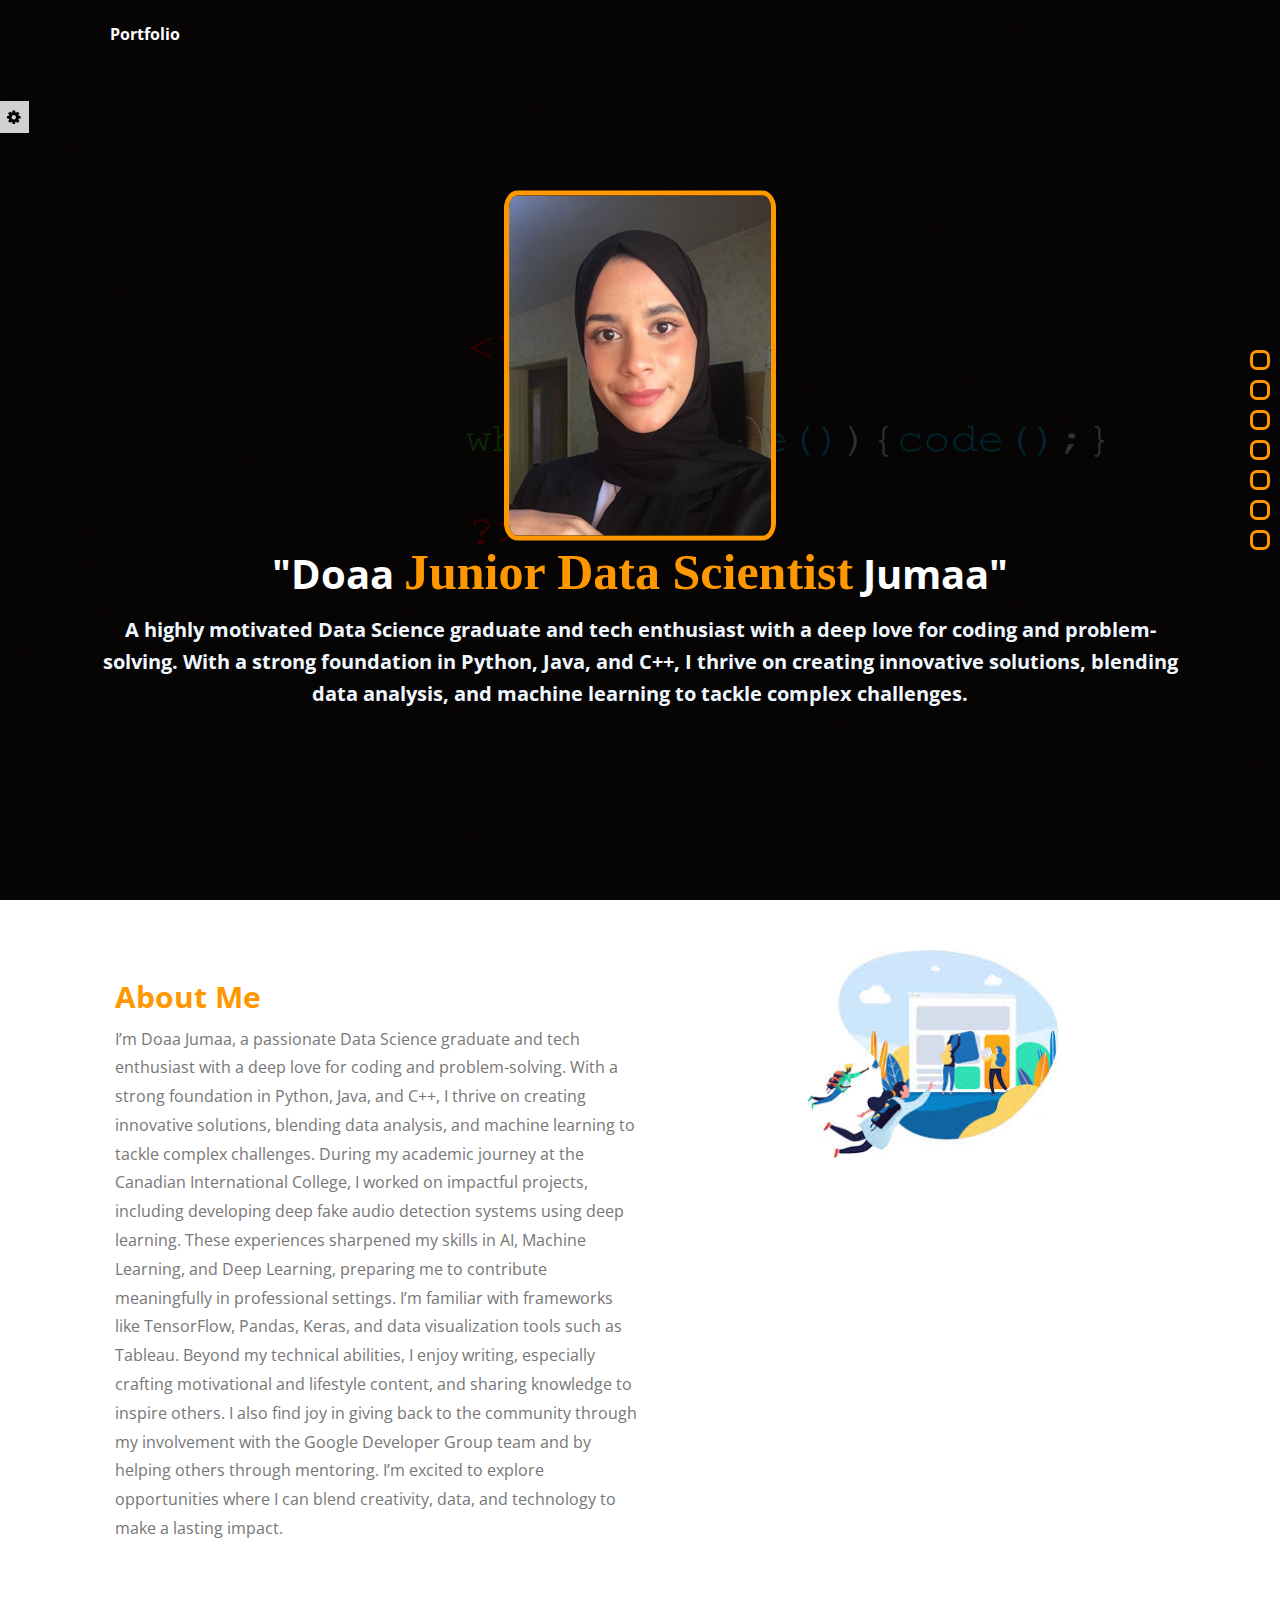
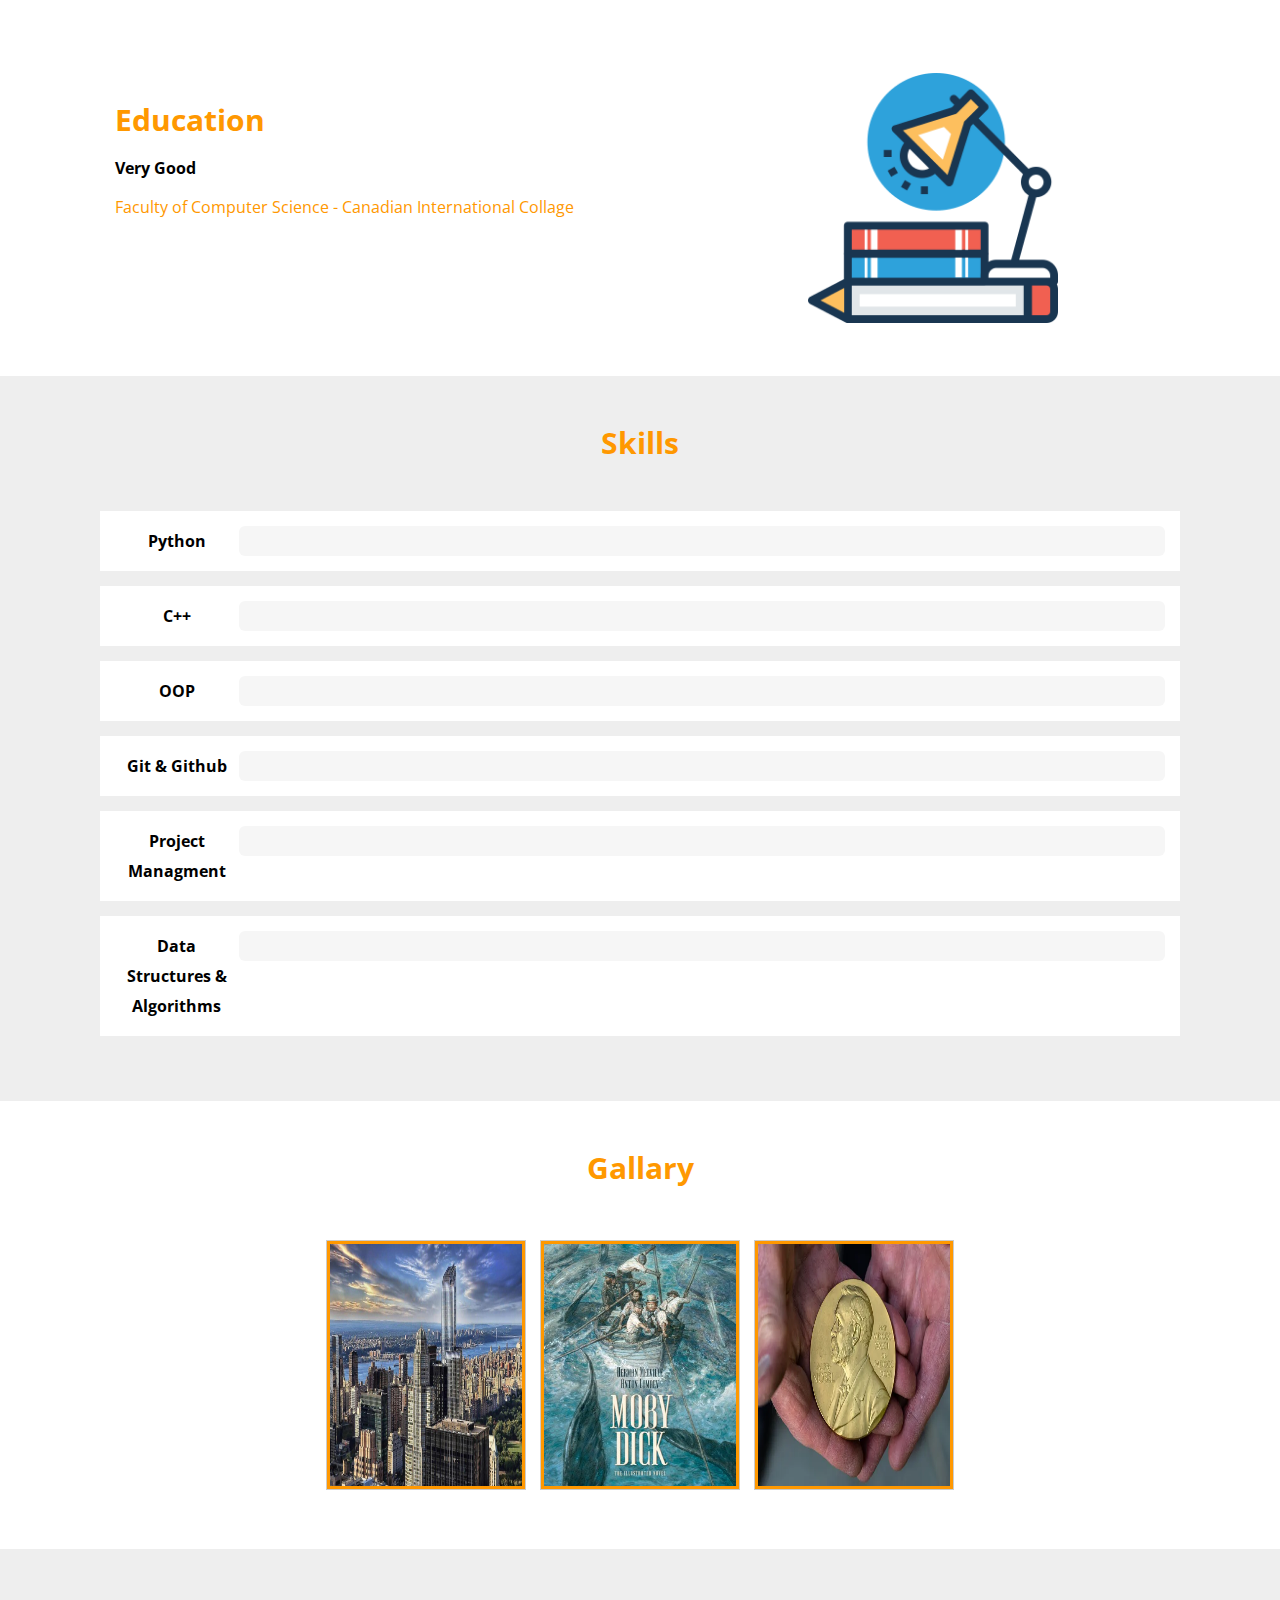
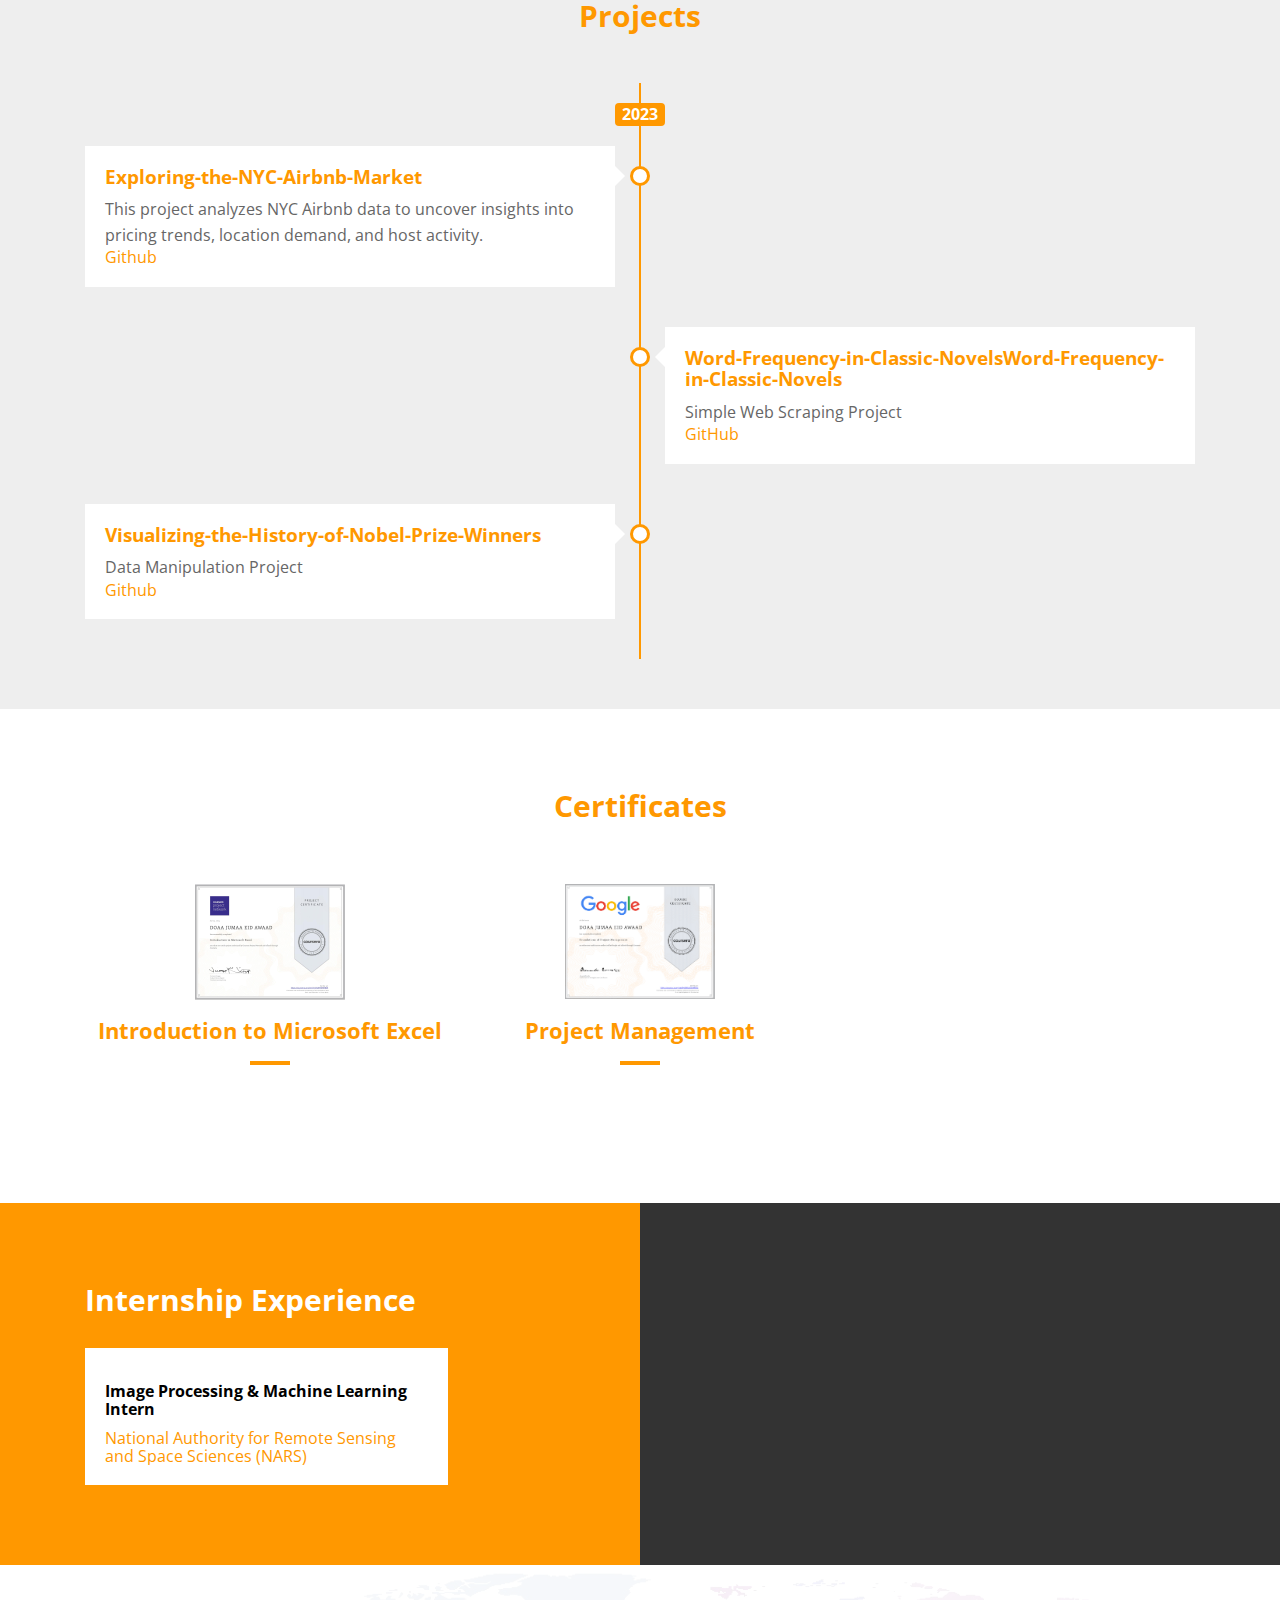
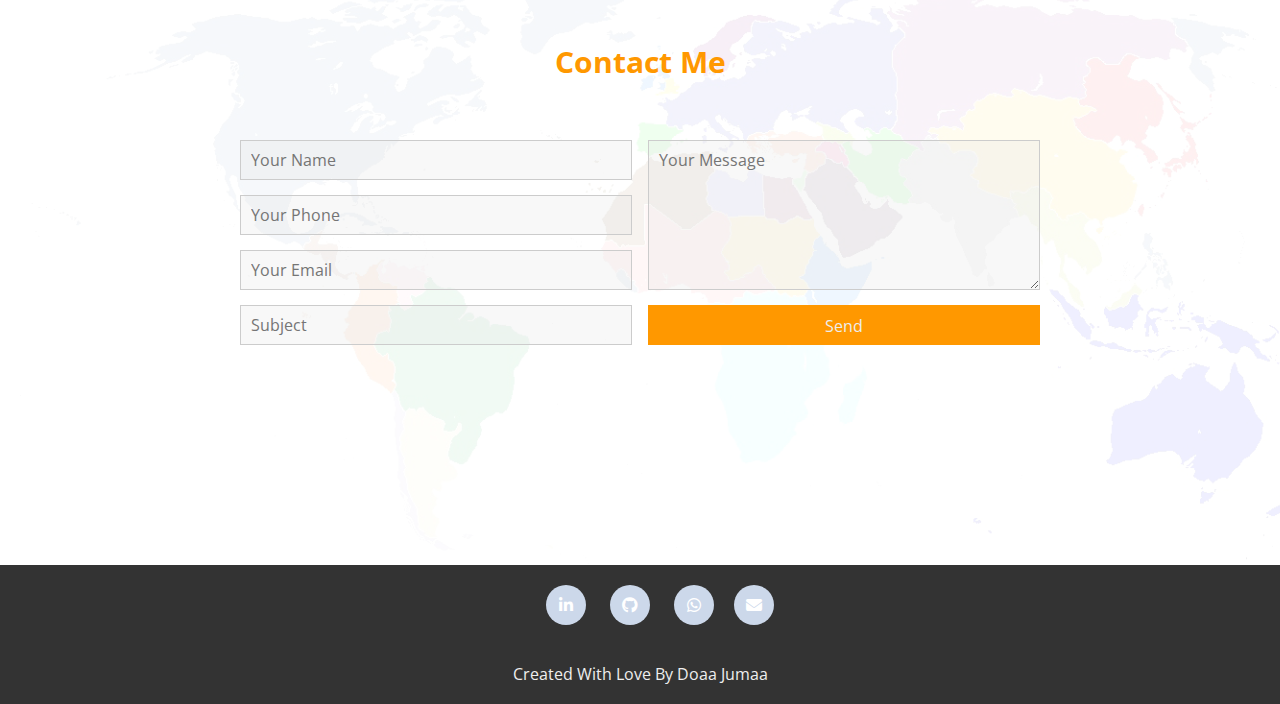
<file: index.html>
<!DOCTYPE html>
<html lang="en">

<head>
    <meta charset="UTF-8">
    <meta name="viewport" content="width=device-width, initial-scale=1.0">
    <title>Portfolio</title>
    <link href="https://cdn.jsdelivr.net/npm/bootstrap@5.2.1/dist/css/bootstrap.min.css" rel="stylesheet"
        integrity="sha384-iYQeCzEYFbKjA/T2uDLTpkwGzCiq6soy8tYaI1GyVh/UjpbCx/TYkiZhlZB6+fzT" crossorigin="anonymous" />
    <link rel="stylesheet" href="https://cdnjs.cloudflare.com/ajax/libs/font-awesome/6.2.0/css/all.min.css" />
    <link rel="icon" href="imgs/icon.png">
    <link rel="stylesheet" href="css/font-awesome.css">
    <link rel="stylesheet" href="css/font-awesome.min.css">
    <link rel="stylesheet" href="css/normalize.css">
    <link rel="stylesheet" href="css/master.css">
    <link rel="stylesheet" href="https://fonts.googleapis.com/css2?family=Open+Sans:ital,wght@0,300;0,400;1,400;1,800&display=swap">
</head>
    <body>
        <!-- star-setting-box -->
        <div class="settings-box">
            <div class="toggle-settings">
                <i class="fa fa-gear"></i>
            </div>
            <div class="settings-container">
                <div class="option-box">
                    <h4>Colors</h4>
                    <ul class="colors-list">
                        <li class="active" data-color="#FF9800"></li>
                        <li data-color="#11915e"></li>
                        <li data-color="#0b2c4a"></li>
                        <li data-color="#3a178a"></li>
                        <li data-color="#aa1887"></li>
                    </ul>
                </div>
                <div class="option-box">
                    <h4>Random Backgrounds</h4>
                    <div class="random-backgrounds">
                        <span class="yes active" data-background="yes">Yes</span>
                        <span class="no" data-background="no">No</span>
                    </div>
                </div>
                <div class="option-box">
                    <h4>Show Bullets</h4>
                    <div class="bullets-option">
                        <span class="yes active" data-display="show">Yes</span>
                        <span class="no" data-display="hide">No</span>
                    </div>
                </div>
                <button class="reset-options">Reset Options</button>
            </div>
        </div>
        <!-- end-setting-box -->
        <!-- Start Nav Bullets -->
        <div class="nav-bullets">
            <div class="bullet" data-section=".header-area">
                <div class="tooltip">First Page</div>
            </div>
            <div class="bullet" data-section=".about-us">
                <div class="tooltip">About Us‍</div>
            </div>
            <div class="bullet" data-section=".skills">
                <div class="tooltip">Our Skills</div>
            </div>
            <div class="bullet" data-section=".gallary">
                <div class="tooltip">Gallary</div>
            </div>
            <div class="bullet" data-section=".timeline">
                <div class="tooltip">Time-Line</div>
            </div>
            <div class="bullet" data-section=".features">
                <div class="tooltip">Feature</div>
            </div>
            <div class="bullet" data-section=".testimonials">
                <div class="tooltip">Test-Imonials</div>
            </div>
        </div>
        <!-- End Nav Bullets -->

        <!-- stat-langing-page -->
        <div class="landing-page">
            <div class="overlay"></div>
            <div class="container">
                <div class="header-area">
                    <a href="/" class="logo">Portfolio</a>
                    <!-- <div class="links-container">
                        <ul class="links ">
                            <li><a href="#" class="active ">Abount</a></li>
                            <li><a href="# " class=" ">Service</a></li>
                            <li><a href="# " class=" ">Product</a></li>
                            <li><a href="contact.html" class=" ">Contact</a></li>
                        </ul>
                        <div class="toggle-menu">
                            <span></span>
                            <span></span>
                            <span></span>
                        </div> -->
                    </div>
                </div>
            </div>
            <div class="introduction-text ">
                <img src="imgs/me/IMG_8938.JPG" style="height:350px; border-radius: 5%; border: 5px solid var(--main-color);">
                <h1>"Doaa <span style="font-size: 50px;font-family: cursive;font-weight: bold;">Junior Data Scientist</span> Jumaa"</h1>
                <p style="color:aliceblue;font-weight: bold;">A highly motivated Data Science graduate and tech enthusiast with a deep love for coding and problem-solving. With a strong foundation in Python, Java, and C++, I thrive on creating innovative solutions, blending data analysis, and machine learning to tackle complex challenges.</p>
            </div>
        </div>
        <!-- end-langing-page -->
        <!-- Start About Us‍ -->
        <div class="container">
            <div class="about-us">
                <div class="info-box">
                    <h2>About Me</h2>
                    <p> I’m Doaa Jumaa, a passionate Data Science graduate and tech enthusiast with a deep love for coding and problem-solving. With a strong foundation in Python, Java, and C++, I thrive on creating innovative solutions, blending data analysis, and machine learning to tackle complex challenges.

                        During my academic journey at the Canadian International College, I worked on impactful projects, including developing deep fake audio detection systems using deep learning. These experiences sharpened my skills in AI, Machine Learning, and Deep Learning, preparing me to contribute meaningfully in professional settings.
                        
                       I’m familiar with frameworks like TensorFlow, Pandas, Keras, and data visualization tools such as Tableau.
                        
                        Beyond my technical abilities, I enjoy writing, especially crafting motivational and lifestyle content, and sharing knowledge to inspire others. I also find joy in giving back to the community through my involvement with the Google Developer Group team and by helping others through mentoring.
                        
                        I’m excited to explore opportunities where I can blend creativity, data, and technology to make a lasting impact.</p>
                </div>
                <div class="image-box">
                    <img src="imgs/about-us.jfif" alt="">
                </div>
            </div>
        </div>
        <!-- End About uU‍ -->
        <!-- Start Education Us‍ -->
        <div class="container">
            <div class="education-us">
                <div class="info-box">
                    <h2>Education</h2>
                    <h4>Very Good </h4>
                    <a href="https://www.facebook.com/fcismans?mibextid=ZbWKwL">Faculty of Computer Science - Canadian International Collage</a>
                </div>
                <div class="image-box">
                    <img src="imgs/study.png" alt="">
                </div>
            </div>
        </div>
        <!-- End Education Us‍ -->
        <!-- Start our Skilld -->
        <div class="skills">
            <div class="container">
                <h2>Skills</h2>
                <div class="skill-box">
                    <div class="skill-name">Python</div>
                    <div class="skill-progress">
                        <span data-progress="95%"></span>
                    </div>
                </div>
                <div class="skill-box">
                    <div class="skill-name">C++</div>
                    <div class="skill-progress">
                        <span data-progress="90%"></span>
                    </div>
                </div>
                <div class="skill-box">
                    <div class="skill-name">OOP</div>
                    <div class="skill-progress">
                        <span data-progress="80%"></span>
                    </div>
                </div>
                <div class="skill-box">
                    <div class="skill-name">Git & Github</div>
                    <div class="skill-progress">
                        <span data-progress="70%"></span>
                    </div>
                </div>
                <div class="skill-box">
                    <div class="skill-name">Project Managment</div>
                    <div class="skill-progress">
                        <span data-progress="95%"></span>
                    </div>
                </div>
                <div class="skill-box">
                    <div class="skill-name">Data Structures & Algorithms</div>
                    <div class="skill-progress">
                        <span data-progress="85%"></span>
                    </div>
                </div>
            </div>
        </div> 
        
        <!-- End our Skilld -->
        <!-- Start Gallary -->
        <div class="gallary">
            <div class="container">
                <h2>Gallary</h2>
                <div class="images-box">
                        <img src="imgs/gallary/img1.jpg" alt="Exploring-the-NYC-Airbnb-Market"  height="250px" >
                        <img src="imgs/gallary/moby-dick.jpg" alt="Word-Frequency-in-Classic-Novels" height="250px">
                        <img src="imgs/gallary/nobel.webp" alt="Visualizing-the-History-of-Nobel-Prize-Winners" height="250px" >
                </div>
            </div>
        </div>
        <!-- End Gallary -->
        <!-- Start TimeLine -->
        <div class="timeline">
            <div class="container">
                <h2>Projects</h2>
                <div class="timeline-content">
                    <div class="year">2023</div>
                    <div class="clearfix"></div>
                        <div class="left">
                            <div class="content">
                                <h3>Exploring-the-NYC-Airbnb-Market
                                </h3>
                                <p>This project analyzes NYC Airbnb data to uncover insights into pricing trends, location demand, and host activity.</p>
                                <a href="https://github.com/doaa807/Exploring-the-NYC-Airbnb-Market">Github</a>
                            </div>
                        </div>
                        <div class="clearfix"></div>
                        <div class="right">
                            <div class="content">
                                <h3>Word-Frequency-in-Classic-NovelsWord-Frequency-in-Classic-Novels                                </h3>
                                <p>Simple Web Scraping Project</p>
                                <a href="https://github.com/doaa807/Word-Frequency-in-Classic-Novels">GitHub</a>
                            </div>
                        </div>
                        <div class="clearfix"></div>
                        <div class="left">
                            <div class="content">
                                <h3>Visualizing-the-History-of-Nobel-Prize-Winners</h3>
                                <p>Data Manipulation Project</p>
                                <a href="https://github.com/doaa807/Visualizing-the-History-of-Nobel-Prize-Winners">Github</a>
                            </div>
                        </div>
                </div>
            </div>
        </div>
        <!-- End TimeLine -->
        <!-- <div class="gallary">
            <div class="container">
                <div class="images-box">
                    <img src="/imgs/certificates/1.png" alt="Facebook Automation">
                    <a href="https://www.hackerrank.com/certificates/01e0ef9816fa" target="_blank"><h4>Python (Basic)</h4></a>
                </div>
            </div>
        </div> -->
        <!-- Start Features -->
        <!-- <div class="gallary">
            <h2>Certificates</h2>
            <div class="container">
                <div class="images-box">
                    <img src="/imgs/certificates/1.png" alt="">
                    <img src="/imgs/certificates/2.jpg" alt="">
                    <img src="/imgs/certificates/3.jpg" alt="">
                    <img src="/imgs/certificates/4.jpg" alt="">
                    <img src="/imgs/certificates/5.jpg" alt="">
                </div>
                <div class="clearfix"></div>
            </div>
        </div> -->
        <!-- End Features -->
        <!-- Start Features -->
        <div class="features">
            <h2>Certificates</h2>
            <div class="container">
                <div class="feat-box">
                    <div class="images-box">
                        <img src="imgs/certificates/1.jpeg" alt="">
                    </div>
                    <a href="https://www.coursera.org/account/accomplishments/verify/QG8T7EFNYB49?utm_source=link&utm_medium=certificate&utm_content=cert_image&utm_campaign=sharing_cta&utm_product=project" target="_blank"><h4> Introduction to Microsoft Excel</h4></a>
                </div>
                <div class="feat-box">
                    <img src="imgs/certificates/2.png" alt="">
                    <a href="https://www.coursera.org/account/accomplishments/verify/DWLLKCF4ATXU" target="_blank"><h4> Project Management</h4></a>
                </div>   
                <div class="clearfix"></div>
            </div>
        </div>
        <!-- End Features -->
        <!-- Start Testimonials -->
        <div class="testimonials">
            <div class="container">
                <h2>Internship Experience</h2>
                <div class="ts-box">
                    <div class="person-info">
                        <h4>Image Processing & Machine Learning Intern</h4>
                        <a href="#" target="_blank">National Authority for Remote Sensing and Space Sciences (NARS)</a>
                    </div>
                </div>
            </div>
            <div class="clearfix"></div>
        </div>
        <!-- End Testimonials -->
        <!-- Start Contact Us -->
        <div class="contact">
            <div class="overlay"></div>
            <div class="container">
                <h2>Contact Me</h2>
                <form action="">
                    <div class="left">
                        <input type="text" placeholder="Your Name" name="username">
                        <input type="text" placeholder="Your Phone" name="phone">
                        <input type="email" placeholder="Your Email" name="email">
                        <input type="text" placeholder="Subject" name="subject">
                    </div>
                    <div class="right">
                        <textarea name="message" placeholder="Your Message"></textarea>
                        <input type="submit" value="Send">
                    </div>
                </form>
            </div>
        </div>
        <!-- End Contact Us -->
        <!-- Start Footer -->
        <div class="footer">
            <ul class="social-network social-circle">
                <li><a class="icoLinkedin" href="https://www.linkedin.com/in/doaa-jumaa/" title="Linkedin" target="_blank"><i
                            class="fa-brands fa-linkedin"></i></a></li>
                <li><a class="icoGithub" href="https://github.com/doaa807" title="GitHub" target="_blank"><i
                            class="fa-brands fa-github"></i></a></li>
                <li><a class="icoWhatsapp" href="https://api.whatsapp.com/send/?phone=201223364278&text=&app_absent=0" title="Whatsapp" target="_blank"><i
                            class="fa-brands fa-whatsapp"></i>
                <li><a class="icoEmail" href="mailto:doaajumaa807@gmail.com" title="Email" target="_blank"><i 
                            class="fa-solid fa-envelope"></i>
            </ul>
        </div>
        <div class="footer">Created With Love By Doaa Jumaa</div>
        <!-- End Footer -->
        <script src="js/master.js"></script>
        <script src="https://cdn.jsdelivr.net/npm/@popperjs/core@2.11.6/dist/umd/popper.min.js"
            integrity="sha384-oBqDVmMz9ATKxIep9tiCxS/Z9fNfEXiDAYTujMAeBAsjFuCZSmKbSSUnQlmh/jp3"
            crossorigin="anonymous"></script>
        <script src="https://cdn.jsdelivr.net/npm/bootstrap@5.2.1/dist/js/bootstrap.min.js"
            integrity="sha384-7VPbUDkoPSGFnVtYi0QogXtr74QeVeeIs99Qfg5YCF+TidwNdjvaKZX19NZ/e6oz"
            crossorigin="anonymous"></script>
    </body>

</html>
</file>
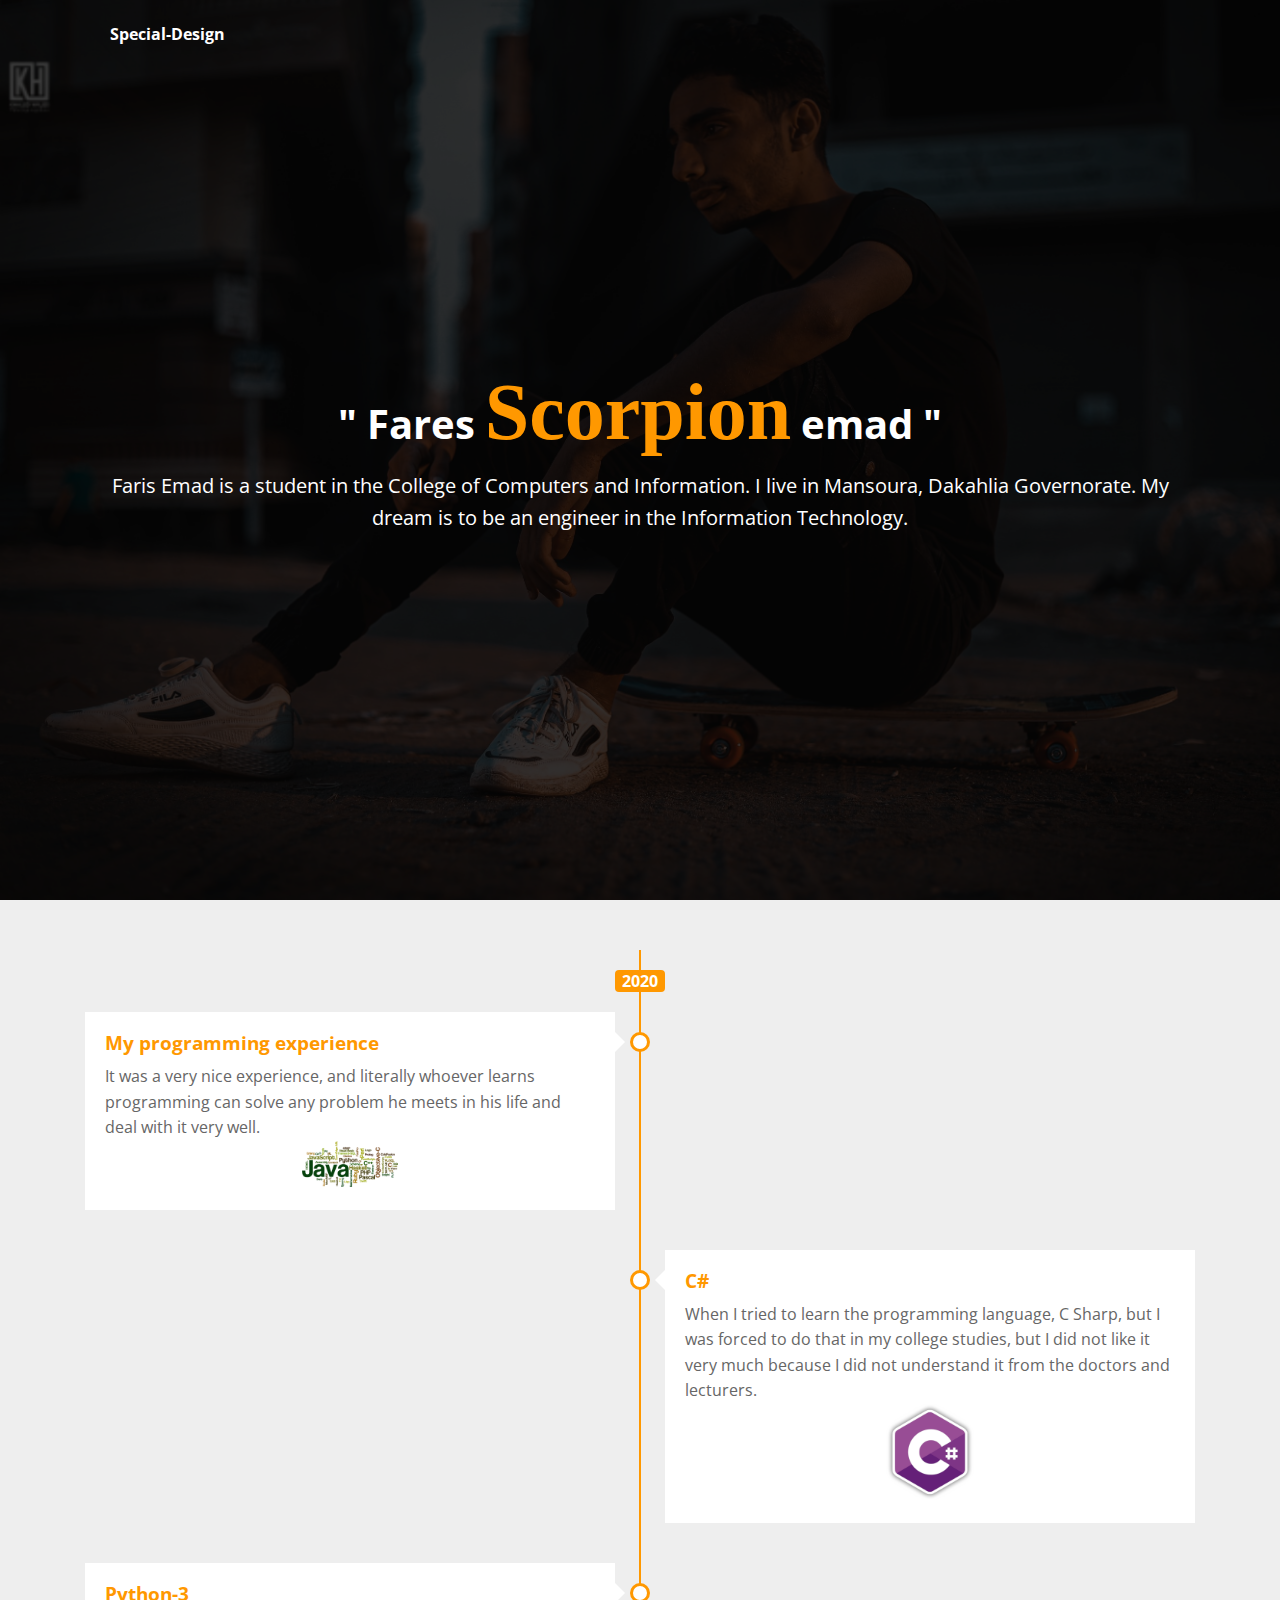
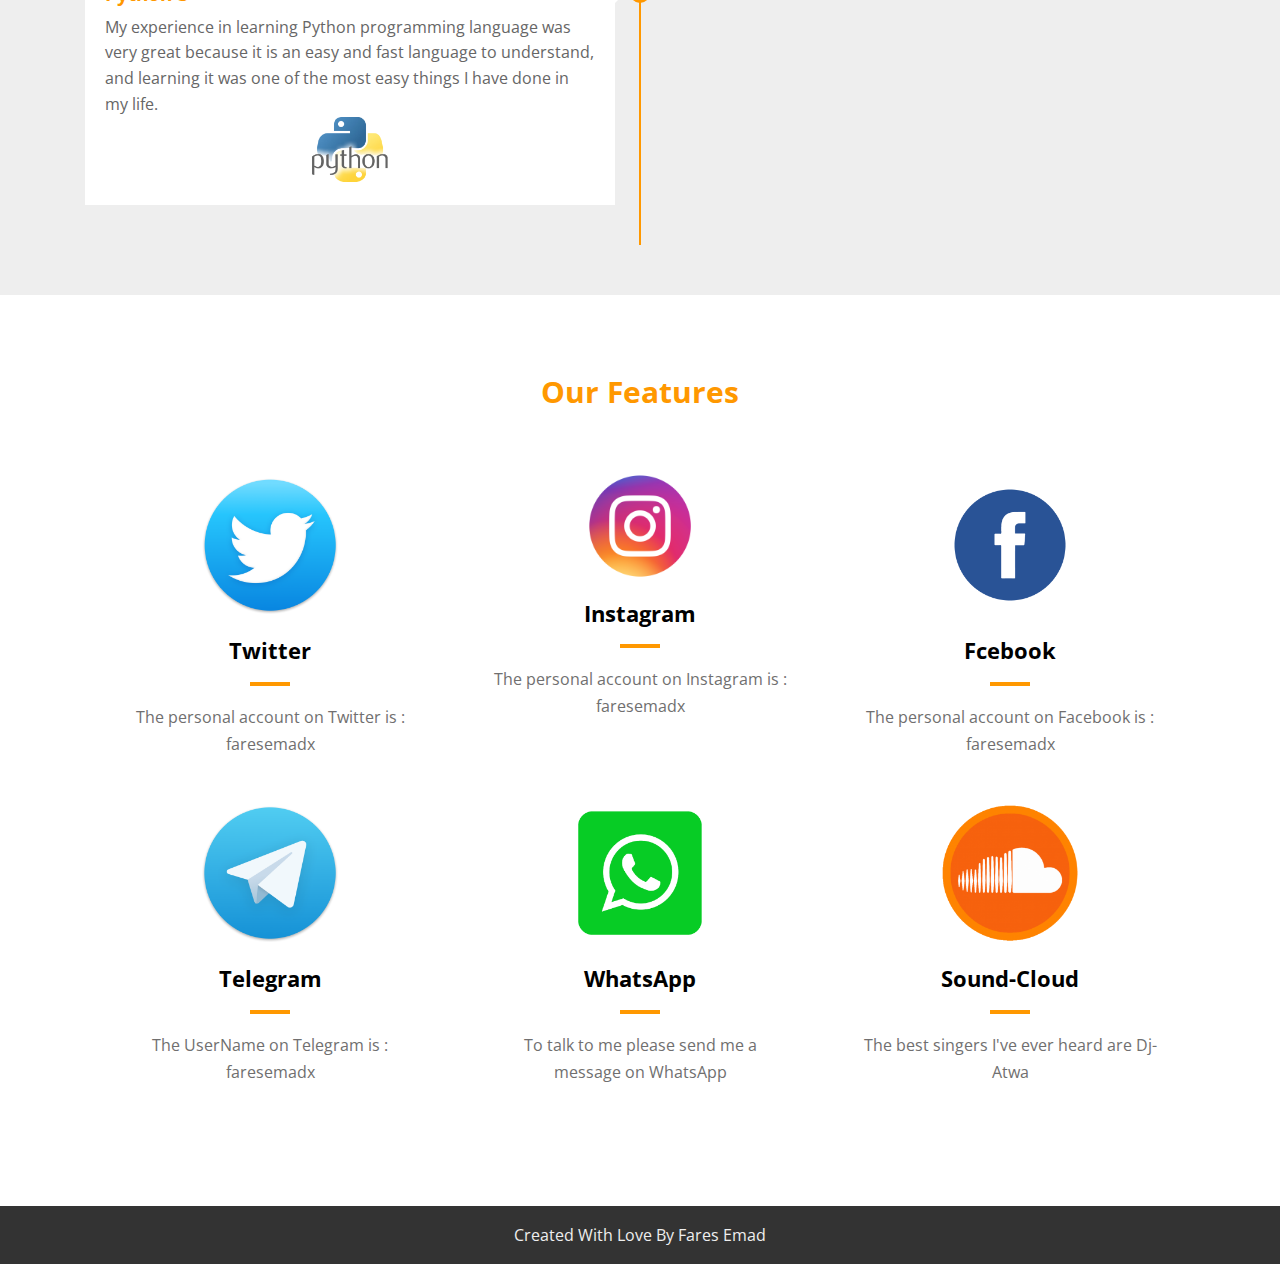
<file: contact.html>
<!DOCTYPE html>
<html lang="en">

<head>
    <meta charset="UTF-8">
    <meta name="viewport" content="width=device-width, initial-scale=1.0">
    <title>Scorpion</title>
    <link rel="icon" href="imgs/icon.png">
    <link rel="stylesheet" href="css/font-awesome.css">
    <link rel="stylesheet" href="css/font-awesome.min.css">
    <link rel="stylesheet" href="css/normalize.css">
    <link rel="stylesheet" href="css/master.css">
    <link rel="stylesheet" href="https://fonts.googleapis.com/css2?family=Open+Sans:ital,wght@0,300;0,400;1,400;1,800&display=swap">

    <body>


        <!-- stat-langing-page -->
        <div class="landing-page " style="background-image: url('imgs/me/12.JPG');">
            <div class="overlay "></div>
            <div class="container">
                <div class="header-area ">
                    <a href="index.html" class="logo ">Special-Design</a>
                </div>
            </div>
            <div class="introduction-text ">
                <h1>" Fares <span style="font-size: 80px;font-family: cursive;">Scorpion</span> emad "</h1>
                <p>Faris Emad is a student in the College of Computers and Information. I live in Mansoura, Dakahlia Governorate. My dream is to be an engineer in the Information Technology.</p>
            </div>
        </div>
        <!-- end-langing-page -->

        <!-- Start TimeLine -->
        <div class="timeline">
            <div class="container">
                <div class="timeline-content">
                    <div class="year">2020</div>
                    <div class="left">
                        <div class="content">
                            <h3>My programming experience</h3>
                            <p>It was a very nice experience, and literally whoever learns programming can solve any problem he meets in his life and deal with it very well.<br>
                                <center><img src="imgs/proglang.png" style="width: 96px;"></center>
                            </p>
                        </div>
                    </div>
                    <div class="clearfix"></div>
                    <div class="right">
                        <div class="content">
                            <h3>C#</h3>
                            <p>When I tried to learn the programming language, C Sharp, but I was forced to do that in my college studies, but I did not like it very much because I did not understand it from the doctors and lecturers.<br>
                                <center><img src="imgs/csharp.png" style="width: 96px;"></center>
                            </p>
                        </div>
                    </div>
                    <div class="clearfix"></div>
                    <div class="left">
                        <div class="content">
                            <h3>Python-3</h3>
                            <p>My experience in learning Python programming language was very great because it is an easy and fast language to understand, and learning it was one of the most easy things I have done in my life.<br>
                                <center><img src="imgs/python.png" style="width: 96px;"></center>
                            </p>
                        </div>
                    </div>
                </div>
            </div>
        </div>
        <!-- End TimeLine -->
        <!-- Start Features -->
        <div class="features">
            <h2>Our Features</h2>
            <div class="container">
                <div class="feat-box">
                    <a href="https://www.twitter.com/faresemadx/" target="_blank"><img src="imgs/twitter.png" alt=""></a>
                    <h4>Twitter</h4>
                    <p>The personal account on Twitter is : <span>faresemadx</span></p>
                </div>
                <div class="feat-box">
                    <a href="https://www.instagram.com/faresemadx/" target="_blank"><img src="imgs/insta2.png" alt=""></a>
                    <h4>Instagram</h4>
                    <p>The personal account on Instagram is : <span>faresemadx</span></p>
                </div>
                <div class="feat-box">
                    <a href="https://www.facebook.com/faresemadx/" target="_blank"><img src="imgs/facebook.png" alt=""></a>
                    <h4>Fcebook</h4>
                    <p>The personal account on Facebook is : faresemadx</p>
                </div>
                <div class="feat-box">
                    <a href="https://t.me/faresemadx" target="_blank"><img src="imgs/telegram.png" alt=""></a>
                    <h4>Telegram</h4>
                    <p>The UserName on Telegram is : <span>faresemadx</span></p>
                </div>
                <div class="feat-box">
                    <a href="https://chat.whatsapp.com/+201281323602" target="_blank"><img src="imgs/whatsapp.png" alt=""></a>
                    <h4>WhatsApp</h4>
                    <p>To talk to me please send me a message on WhatsApp</p>
                </div>
                <div class="feat-box">
                    <a href="https://soundcloud.com/faresemadx?ref=clipboard" target="_blank"><img src="imgs/sound1.png" alt=""></a>
                    <h4>Sound-Cloud</h4>
                    <p>The best singers I've ever heard are Dj-Atwa</p>
                </div>
                <div class="clearfix"></div>
            </div>
        </div>
        <!-- End Features -->
        <!-- Start Testimonials -->
        <!-- <div class="testimonials">
            <div class="container">
                <h2 style="font-family:cursive;">Friends</h2>
                <div class="ts-box">
                    <p>Iam very habby with the product its amazing and i recieve it very fast </p>
                    <div class="person-info">
                        <img src="https://placehold.it/80/#DDD" alt="">
                        <h4>Fares Emad</h4>
                        <p>Programming</p>
                    </div>
                </div>
                <div class="ts-box">
                    <p>Iam very habby with the product its amazing and i recieve it very fast </p>
                    <div class="person-info">
                        <img src="https://placehold.it/80/#EEE" alt="">
                        <h4>Mahmoud Eweda</h4>
                        <p>Penetrasion Tester</p>
                    </div>
                </div>
                <div class="ts-box">
                    <p>Iam very habby with the product its amazing and i recieve it very fast </p>
                    <div class="person-info">
                        <img src="https://placehold.it/80/#AAA" alt="">
                        <h4>Eslam Hassan</h4>
                        <p>Markiting</p>
                    </div>
                </div>
            </div>
            <div class="clearfix"></div>
        </div> -->
        <!-- End Testimonials -->
        <!-- Start Footer -->
        <div class="footer">Created With Love By Fares Emad</div>
        <!-- End Footer -->
        <script src="js/master-contact.js "></script>
    </body>

</html>
</file>
<file: css/master.css>
/* ########################### */
a {
    text-decoration: none;
    color: #333;
    font-style: normal;
    font-weight: 400;
    font-size: 16px;
    font: optional;
    font-family: 'Open Sans', sans-serif;
}
a:hover {
    text-decoration: none;
    color: var(--main-color);
    font-style: normal;
    font-weight: 400;
    font-size: 16px;
    font: optional;
    font-family: 'Open Sans', sans-serif;
}
a:focus {
    text-decoration: none;
    color: var(--main-color);
    font-style: normal;
    font-weight: 400;
    font-size: 16px;
}
/* footer social icons */

.footer {
    background-color: #333333;
    color: #EEE;
    padding: 20px 0;
    text-align: center;
}

ul.social-network {
    list-style: none;
    display: inline;
    margin: auto;
}

ul.social-network li {
    display: inline;
    margin: 0 10px;
}

/* footer social icons */
.social-network a.icoFacebook:hover {
    background-color: #3B5998;
}

.social-network a.icoTwitter:hover {
    background-color: #33ccff;
}

.social-network a.icoLinkedin:hover {
    background-color: #007bb7;
}

.social-network a.icoGithub:hover {
    background-color: #1a1f22;
}
.social-network a.icoWhatsapp:hover {
    background-color: #01e71c;
}
.social-network a.icoEmail:hover {
    background-color: #2c1111;
}

.social-network a.icoInstagram:hover {
    background: #f09433;
    background: -moz-linear-gradient(45deg, #f09433 0%, #e6683c 25%, #dc2743 50%, #cc2366 75%, #bc1888 100%);
    background: -webkit-linear-gradient(45deg, #f09433 0%, #e6683c 25%, #dc2743 50%, #cc2366 75%, #bc1888 100%);
    background: linear-gradient(45deg, #f09433 0%, #e6683c 25%, #dc2743 50%, #cc2366 75%, #bc1888 100%);
    filter: progid:DXImageTransform.Microsoft.gradient(startColorstr="#f09433", endColorstr="#bc1888", GradientType=1);
}

.social-network a.icoRss:hover i,
.social-network a.icoFacebook:hover i,
.social-network a.icoTwitter:hover i,
.social-network a.icoGithub:hover i,
.social-network a.icoEmail:hover i,
.social-network a.icoWhatsapp:hover i,
.social-network a.icoLinkedin:hover i {
    color: #fff;
}

.social-circle li a {
    display: inline-block;
    position: relative;
    margin: 0 auto 0 auto;
    -moz-border-radius: 50%;
    -webkit-border-radius: 50%;
    border-radius: 50%;
    text-align: center;
    width: 80px;
    height: 80px;
    font-size: 22px;
}

.social-circle li i {
    margin: 0;
    line-height: 60px;
    text-align: center;
}

.social-circle li a:hover i,
.triggeredHover {
    -moz-transform: rotate(360deg);
    -webkit-transform: rotate(360deg);
    -ms--transform: rotate(360deg);
    transform: rotate(360deg);
    -webkit-transition: all 0.2s;
    -moz-transition: all 0.2s;
    -o-transition: all 0.2s;
    -ms-transition: all 0.2s;
    transition: all 0.2s;
}

.social-circle i {
    color: #fff;
    -webkit-transition: all 0.8s;
    -moz-transition: all 0.8s;
    -o-transition: all 0.8s;
    -ms-transition: all 0.8s;
    transition: all 0.8s;
}

.social-circle a {
    background-color: #CCD8EA;
}
.social-circle li a {
    display: inline-block;
    position: relative;
    margin: 0 auto 0 auto;
    -moz-border-radius: 50%;
    -webkit-border-radius: 50%;
    border-radius: 50%;
    text-align: center;
    width: 40px;
    height: 40px;
    font-size: 16px;
}

.social-circle li i {
    margin: 0;
    line-height: 40px;
    text-align: center;
}
/* ########################### */
:root {
    --main-color: #FF9800;
}

* {
    box-sizing: border-box;
}

body {
    font-family: 'Open Sans', sans-serif;
}

.container {
    /* width: 1170px; */
    padding-left: 15px;
    padding-right: 15px;
    margin: auto;
}


/* strat setting box */

.settings-box {
    position: fixed;
    left: -200px;
    top: 0;
    background-color: rgba(255, 255, 255, 0.82);
    width: 200px;
    z-index: 1000;
    min-height: 100vh;
    transition: .3s;
    border: 1px solid #EEE;
}

.settings-box.open {
    left: 0;
}

.settings-box .toggle-settings {
    position: absolute;
    right: -30px;
    top: 100px;
    background-color: rgba(255, 255, 255, 0.82);
    text-align: center;
    cursor: pointer;
}

.settings-box .toggle-settings .fa-gear {
    width: 30px;
    padding: 8px 0;
}

.settings-box .option-box {
    padding: 10px;
    text-align: center;
    background-color: darkgray;
    margin: 10px;
}

.settings-box .option-box h4 {
    margin: 0px;
    color: #666666;
    font-size: 14px;
}

.settings-box .option-box .colors-list {
    list-style: none;
    text-align: center;
    padding: 0px;
    margin: 10px 0 0;
}

.settings-box .option-box .colors-list li {
    width: 24px;
    height: 24px;
    background-color: #333333;
    border-radius: 50%;
    cursor: pointer;
    display: inline-block;
    border: 3px solid;
}

.settings-box .option-box .colors-list li.active {
    border-color: #FFF;
}

.settings-box .option-box .colors-list li:first-child {
    background-color: #FF9800;
}

.settings-box .option-box .colors-list li:nth-child(2) {
    background-color: #11915e;
}

.settings-box .option-box .colors-list li:nth-child(3) {
    background-color: #0b2c4a;
}

.settings-box .option-box .colors-list li:nth-child(4) {
    background-color: #3a178a;
}

.settings-box .option-box .colors-list li:nth-child(5) {
    background-color: #aa1887;
}

.settings-box .option-box .yes,
.settings-box .option-box .no {
    width: 50px;
    background-color: var(--main-color);
    color: #FFF;
    margin-top: 10px;
    display: inline-block;
    font-size: 12px;
    padding: 4px 10px;
    font-weight: bold;
    border-radius: 4px;
    opacity: .5;
    cursor: pointer;
}

.settings-box .option-box span.active {
    opacity: 1;
}

.settings-box .reset-options {
    background-color: rgba(102, 22, 8, 0.89);
    border: none;
    width: 178px;
    margin: 10px auto;
    display: block;
    color: #FFF;
    font-weight: bold;
    padding: 10px;
    border-radius: 5px;
    cursor: pointer;
}


/* end setting box */


/* Start Nav Bullets */

.nav-bullets {
    position: fixed;
    right: 0;
    top: 50%;
    transform: translatey(-50%);
    width: 40px;
    z-index: 1000;
}

.nav-bullets .bullet {
    width: 20px;
    height: 20px;
    border: 3px solid var(--main-color);
    margin: 10px auto;
    border-radius: 35%;
    cursor: pointer;
    position: relative;
}

.nav-bullets .bullet .tooltip {
    background-color: var(--main-color);
    width: 110px;
    color: #FFF;
    padding: 4px 10px;
    position: absolute;
    right: 25px;
    top: -5px;
    text-align: center;
    border-radius: 30px;
    cursor: default;
    pointer-events: none;
    display: none;
}

.nav-bullets .bullet:hover .tooltip {
    display: block;
}

.nav-bullets .bullet .tooltip:before {
    content: '';
    border-style: solid;
    border-width: 10px;
    border-color: transparent transparent transparent var(--main-color);
    height: 0;
    width: 0;
    position: absolute;
    right: -20px;
    top: 50%;
    transform: translateY(-50%);
}


/* End Nav Bullets */


/* start landing page */

.landing-page {
    min-height: 100vh;
    background-image: url('../imgs/04.png');
    background-size: cover;
    position: relative;
}

.landing-page .overlay {
    background-color: rgba(0, 0, 0, 0.774);
    position: absolute;
    width: 100%;
    height: 100%;
    left: 0;
    top: 0;
    z-index: 1;
}

.landing-page .container {
    position: relative;
    z-index: 1000;
}

.header-area {
    position: relative;
    z-index: 2;
    color: white;
    display: flex;
    padding: 10px;
}

.header-area .logo {
    width: 300px;
    padding: 15px;
    font-weight: bold;
    text-decoration: none;
    cursor: pointer;
    color: white;
}

.header-area .links-container {
    width: 100%;
    text-align: right;
}

.header-area .links {
    list-style: none;
    width: 100%;
    /* text-align: right; */
    padding-left: 0px;
    /* padding-right: 20px;
    font-size: 15px; */
}

.header-area .links li {
    display: inline-block;
    margin-left: 10px;
}

.header-area .links li a {
    color: white;
    text-decoration: none;
    transition: .3s;
}

.header-area .links li a:hover,
.header-area .links li a.active {
    color: var(--main-color);
}

.header-area .toggle-menu {
    background: none;
    border: none;
    width: 30px;
    cursor: pointer;
    margin-top: 15px;
    display: none;
    position: relative;
}

.header-area .toggle-menu.menu-active:before {
    content: '';
    border-width: 12px;
    border-style: solid;
    border-color: transparent transparent #FFF transparent;
    position: absolute;
    bottom: -17px;
    left: 6px;
}

.header-area .toggle-menu:focus {
    outline: none;
}

.header-area .toggle-menu span {
    display: block;
    background-color: #FFF;
    height: 4px;
    margin-bottom: 4px;
}

.introduction-text {
    position: absolute;
    left: 50%;
    top: 50%;
    transform: translate(-50%, -50%);
    z-index: 2;
    color: white;
    width: 85%;
    text-align: center;
}

.introduction-text h1 {
    font-size: 40px;
    margin: 0 0 12px;
}

@media(max-width: 575px) {
    .introduction-text h1 {
        font-size: 26px;
    }
}

.introduction-text h1 span {
    color: var(--main-color);
}

.introduction-text p {
    line-height: 1.6;
    font-size: 20px;
    margin: 0;
}

.header-area .links {
    display: none;
}

.header-area .links.open {
    background-color: #FFF;
    padding: 10px;
    display: block;
    position: absolute;
    right: 0;
    top: 50px;
    width: 25%;
    border-radius: 4px;
}

.header-area .links.open li {
    display: block;
    margin: 10px;
}

.header-area .links.open li a {
    color: var(--main-color);
    font-weight: bold;
}

.header-area .toggle-menu {
    display: inline-block;
}


/* @media(max-width: 991px) {
    .header-area .links {
        display: none;
    }
    .header-area .links.open {
        background-color: #FFF;
        padding: 10px;
        display: block;
        position: absolute;
        left: 0;
        top: 50px;
        width: 100%;
        border-radius: 4px;
    }
    .header-area .links.open li {
        display: block;
        margin: 10px;
    }
    .header-area .links.open li a {
        color: var(--main-color);
        font-weight: bold;
    }
    .header-area .toggle-menu {
        display: inline-block;
    }
} */


/* end landing page */


/* Start About Us */

.about-us {
    padding-top: 50px;
    padding-bottom: 50px;
    display: flex;
}

@media(max-width: 767px) {
    .about-us {
        display: block;
        text-align: center;
    }
}

.about-us .info-box {
    flex: 1;
    padding: 30px;
}

@media(max-width: 767px) {
    .about-us .info-box {
        padding: 0;
    }
}

.about-us .info-box h2 {
    font-weight: bold;
    font-size: 30px;
    color: var(--main-color);
    margin: 0 0 10px;
}

.about-us .info-box p {
    line-height: 1.8;
    color: #767676;
    margin: 0;
}

.about-us .image-box {
    flex: 1;
    text-align: center;
}

.about-us .image-box img {
    width: 250px;
}


/* End About Us */

/* Start education-us */

.education-us {
    padding-top: 50px;
    padding-bottom: 50px;
    display: flex;
}

@media(max-width: 767px) {
    .education-us {
        display: block;
        text-align: center;
    }
}

.education-us .info-box {
    flex: 1;
    padding: 30px;
}

@media(max-width: 767px) {
    .education-us .info-box {
        padding: 0;
    }
}

.education-us .info-box h2 {
    font-weight: bold;
    font-size: 30px;
    color: var(--main-color);
    margin: 0 0 10px;
}

.education-us .info-box p {
    line-height: 1.8;
    color: #767676;
    margin: 0;
}

.education-us .image-box {
    flex: 1;
    text-align: center;
}

.education-us .image-box img {
    width: 250px;
}


/* End education-us  */


/* start skills */

.skills {
    padding-top: 50px;
    padding-bottom: 50px;
    background-color: #EEE;
}

.skills h2 {
    font-weight: bold;
    font-size: 30px;
    color: var(--main-color);
    margin: 0 0 50px;
    text-align: center;
}

.timeline h2 {
    font-weight: bold;
    font-size: 30px;
    color: var(--main-color);
    margin: 0 0 50px;
    text-align: center;
}

.skills .skill-box {
    background-color: #FFF;
    display: flex;
    padding: 15px;
    margin: 15px;
}

@media(max-width: 767px) {
    .skills .skill-box {
        display: block;
    }
}

.skills .skill-box .skill-name {
    font-weight: bold;
    width: 140px;
    text-align: center;
    line-height: 30px;
}

@media(max-width: 767px) {
    .skills .skill-box .skill-name {
        width: 100%;
        margin-bottom: 15px;
    }
}

.skills .skill-box .skill-progress {
    height: 30px;
    width: 100%;
    background-color: #f6f6f6;
    border-radius: 6px;
    position: relative;
    overflow: hidden;
}

.skills .skill-box .skill-progress span {
    position: absolute;
    left: 0;
    top: 0;
    width: 0;
    height: 100%;
    background-color: var(--main-color);
    transition: all .5s;
}


/* end skills */


/* Start Gallary */

.gallary {
    padding-top: 50px;
    padding-bottom: 50px;
    text-align: center;
}

.gallary h2 {
    font-weight: bold;
    font-size: 30px;
    color: var(--main-color);
    margin: 0 0 50px;
    text-align: center;
}

.gallary .images-box {
    text-align: center;
}

.gallary .images-box img {
    width: 200px;
    padding: 3px;
    background-color: var(--main-color);
    border: 1px solid #cccccc;
    margin: 5px;
    cursor: pointer;
}

.popup-overlay {
    position: fixed;
    background-color: rgba(0, 0, 0, .7);
    left: 0;
    top: 0;
    width: 100%;
    height: 100%;
    z-index: 1000;
}

.popup-box {
    position: fixed;
    left: 50%;
    top: 50%;
    transform: translate( -50%, -50%);
    background-color: #FFF;
    border: 1px solid #cccccc;
    padding: 20px;
    z-index: 1001;
    text-align: center;
}

.popup-box h3 {
    font-weight: bold;
    text-align: center;
    margin: 0 0 20px;
    color: var(--main-color);
}

.popup-box img {
    max-width: 100%;
}

.close-button {
    position: absolute;
    top: -15px;
    right: -15px;
    background-color: var(--main-color);
    width: 40px;
    height: 40px;
    line-height: 40px;
    text-align: center;
    font-size: 20px;
    color: #FFF;
    cursor: pointer;
    font-weight: bold;
    font-family: Arial, Tahoma;
    border-radius: 50px;
}


/* End Gallary */


/* Start Timeline */

.timeline {
    padding-top: 50px;
    padding-bottom: 50px;
    background-color: #EEE;
}

.timeline .timeline-content {
    position: relative;
    overflow: hidden;
}

.timeline .timeline-content:before {
    content: '';
    width: 2px;
    height: 100%;
    background-color: var(--main-color);
    position: absolute;
    left: 50%;
    margin-left: -1px;
    top: 0;
}

.timeline .timeline-content .year {
    margin: 20px auto;
    width: 50px;
    background-color: var(--main-color);
    position: relative;
    z-index: 2;
    border-radius: 4px;
    text-align: center;
    color: #FFF;
    padding: 2px 5px;
    font-weight: bold;
}

.timeline .timeline-content .left,
.timeline .timeline-content .right {
    width: calc(50% - 25px);
    margin-bottom: 40px;
    position: relative;
}

@media(max-width:767px) {
    .timeline .timeline-content .left,
    .timeline .timeline-content .right {
        width: 100%;
        margin-bottom: 20px;
    }
    .timeline .timeline-content .left:before,
    .timeline .timeline-content .right:before {
        display: none;
    }
    .timeline .timeline-content .left .content:before,
    .timeline .timeline-content .right .content:before {
        display: none;
    }
}

.timeline .timeline-content .left {
    float: left;
}

.timeline .timeline-content .left:before {
    right: -35px;
}

.timeline .timeline-content .right:before {
    left: -35px;
}

.timeline .timeline-content .right {
    float: right;
}

.timeline .timeline-content .left:before,
.timeline .timeline-content .right:before {
    content: '';
    width: 14px;
    height: 14px;
    background-color: #FFF;
    border: 3px solid var(--main-color);
    position: absolute;
    border-radius: 50%;
    top: 20px;
}

.timeline .timeline-content .content {
    padding: 20px;
    background-color: #FFF;
}

.timeline .timeline-content .content h3 {
    font-weight: bold;
    color: var(--main-color);
    margin: 0 0 10px;
}

.timeline .timeline-content .content p {
    color: #666666;
    margin: 0;
    line-height: 1.6;
}

.clearfix {
    clear: both;
}

.timeline .timeline-content .left .content:before {
    content: '';
    border-style: solid;
    border-width: 10px;
    border-color: transparent transparent transparent #FFF;
    height: 0;
    width: 0;
    position: absolute;
    right: -20px;
    top: 20px;
}

.timeline .timeline-content .right .content:before {
    content: '';
    border-style: solid;
    border-width: 10px;
    border-color: transparent #FFF transparent transparent;
    height: 0;
    width: 0;
    position: absolute;
    left: -20px;
    top: 20px;
}


/* End Timeline */


/* Start Features*/

.features {
    padding-top: 80px;
    padding-bottom: 80px;
}

.features h2 {
    font-weight: bold;
    font-size: 30px;
    color: var(--main-color);
    margin: 0 0 60px;
    text-align: center;
}

.features .feat-box {
    width: calc(100% / 3);
    float: left;
    text-align: center;
    margin-bottom: 40px;
}

@media(max-width:991px) {
    .features .feat-box {
        width: 100%;
    }
}

@media(max-width:575px) {
    .features .feat-box {
        width: calc(100% / 1);
    }
}

.features .feat-box img {
    width: 150px;
}

.features .feat-box h4 {
    font-size: 22px;
    margin: 15px 0 40px;
    position: relative;
}

.features .feat-box h4:before {
    content: '';
    width: 40px;
    height: 4px;
    background-color: var(--main-color);
    position: absolute;
    left: 50%;
    margin-left: -20px;
    bottom: -22px;
}

.features .feat-box p {
    width: 80%;
    margin: 0 auto;
    line-height: 1.7;
    color: #706f6f;
}

.testimonials {
    position: relative;
    padding-top: 80px;
    padding-bottom: 80px;
}

.testimonials:before {
    content: '';
    width: 50%;
    position: absolute;
    left: 0;
    top: 0;
    background-color: var(--main-color);
    height: 100%;
}

.testimonials:after {
    content: '';
    width: 50%;
    position: absolute;
    right: 0;
    top: 0;
    background-color: #333333;
    height: 100%;
}

.testimonials h2 {
    font-weight: bold;
    font-size: 30px;
    color: #FFF;
    margin: 0 0 30px;
    text-align: left;
    position: relative;
    z-index: 2;
}

@media(max-width:767px) {
    .testimonials h2 {
        text-align: center;
    }
}

.testimonials .ts-box {
    position: relative;
    z-index: 2;
    width: calc(98% / 3);
    float: left;
    background-color: #FFF;
    padding: 20px;
}

@media(max-width:767px) {
    .testimonials .ts-box {
        width: 100%;
        float: none;
        margin-bottom: 10px;
    }
}

.testimonials .ts-box:not(:last-of-type) {
    margin-right: 1%;
}

.testimonials .ts-box>p {
    margin: 0 0 20px;
    line-height: 1.5;
    font-size: 18px;
    color: #707070;
    font-style: italic;
}

.testimonials .ts-box .person-info {
    overflow: hidden;
}

@media(max-width:991px) {
    .testimonials .ts-box .person-info {
        text-align: center;
        overflow: visible;
    }
}

.testimonials .ts-box .person-info img {
    float: left;
    border-radius: 50%;
    margin-right: 20px;
}

@media(max-width:991px) {
    .testimonials .ts-box .person-info img {
        float: none;
        margin-right: 0;
    }
}

.testimonials .ts-box .person-info h4 {
    margin: 14px 0 10px;
}

.testimonials .ts-box .person-info p {
    color: #707070;
    margin: 0;
}


/* Start Features*/


/* Start Contact Us */

.contact {
    min-height: 600px;
    background-image: url("../imgs/World-Map.png");
    background-size: cover;
    padding-top: 80px;
    padding-bottom: 80px;
    position: relative;
}

.contact .overlay {
    position: absolute;
    left: 0;
    top: 0;
    width: 100%;
    height: 100%;
    background-color: rgba(255, 255, 255, 0.938);
}

.contact .container {
    position: relative;
    z-index: 2;
}

.contact h2 {
    font-weight: bold;
    font-size: 30px;
    color: var(--main-color);
    margin: 0 0 60px;
    text-align: center;
}

.contact form {
    overflow: hidden;
    max-width: 800px;
    margin: auto;
}

.contact form .left {
    float: left;
    width: 49%;
}

.contact form .right {
    float: right;
    width: 49%;
}

@media(max-width:767px) {
    .contact form .left,
    .contact form .right {
        float: none;
        width: 100%;
    }
}

.contact form input:not([type="submit"]),
.contact form textarea {
    display: block;
    width: 100%;
    padding: 10px;
    margin-bottom: 15px;
    border: 1px solid #cccccc;
    background-color: rgba(218, 218, 218, 0.19);
}

.contact form input:not([type="submit"]):focus,
.contact form textarea:focus {
    outline: 1px solid var(--main-color);
}

.contact form input {
    height: 40px;
}

.contact form textarea {
    height: 150px;
}

.contact form input[type="submit"] {
    padding: 10px;
    width: 100%;
    border-color: transparent;
    background-color: var(--main-color);
    color: #EEE;
    cursor: pointer;
}

.contact form textarea:focus::-webkit-input-placeholder,
.contact form input:not([type="submit"]):focus::-webkit-input-placeholder {
    opacity: 0;
    transition: .3s;
}

.contact form textarea:focus::-ms-input-placeholder,
.contact form input:not([type="submit"]):focus::-ms-input-placeholder {
    opacity: 0;
    transition: .3s;
}

.contact form textarea:focus::placeholder,
.contact form input:not([type="submit"]):focus::placeholder {
    opacity: 0;
    transition: .3s;
}


/* End Contact Us */


a {
    color: var(--main-color);
    text-decoration: none;
}

/* Start Grid System */

@media(min-width: 576px) {
    /* Small Device => Landscape Phone */
    .container {
        max-width: 540px;
    }
}

@media(min-width: 768px) {
    /* Medium Device => Tablets */
    .container {
        max-width: 720px;
    }
}

@media(min-width: 992px) {
    /* Desktops */
    .container {
        max-width: 960px;
    }
}

@media(min-width: 1200px) {
    /* Large Screens */
    .container {
        max-width: 1140px;
    }
}


/* End Grid System */
</file>
